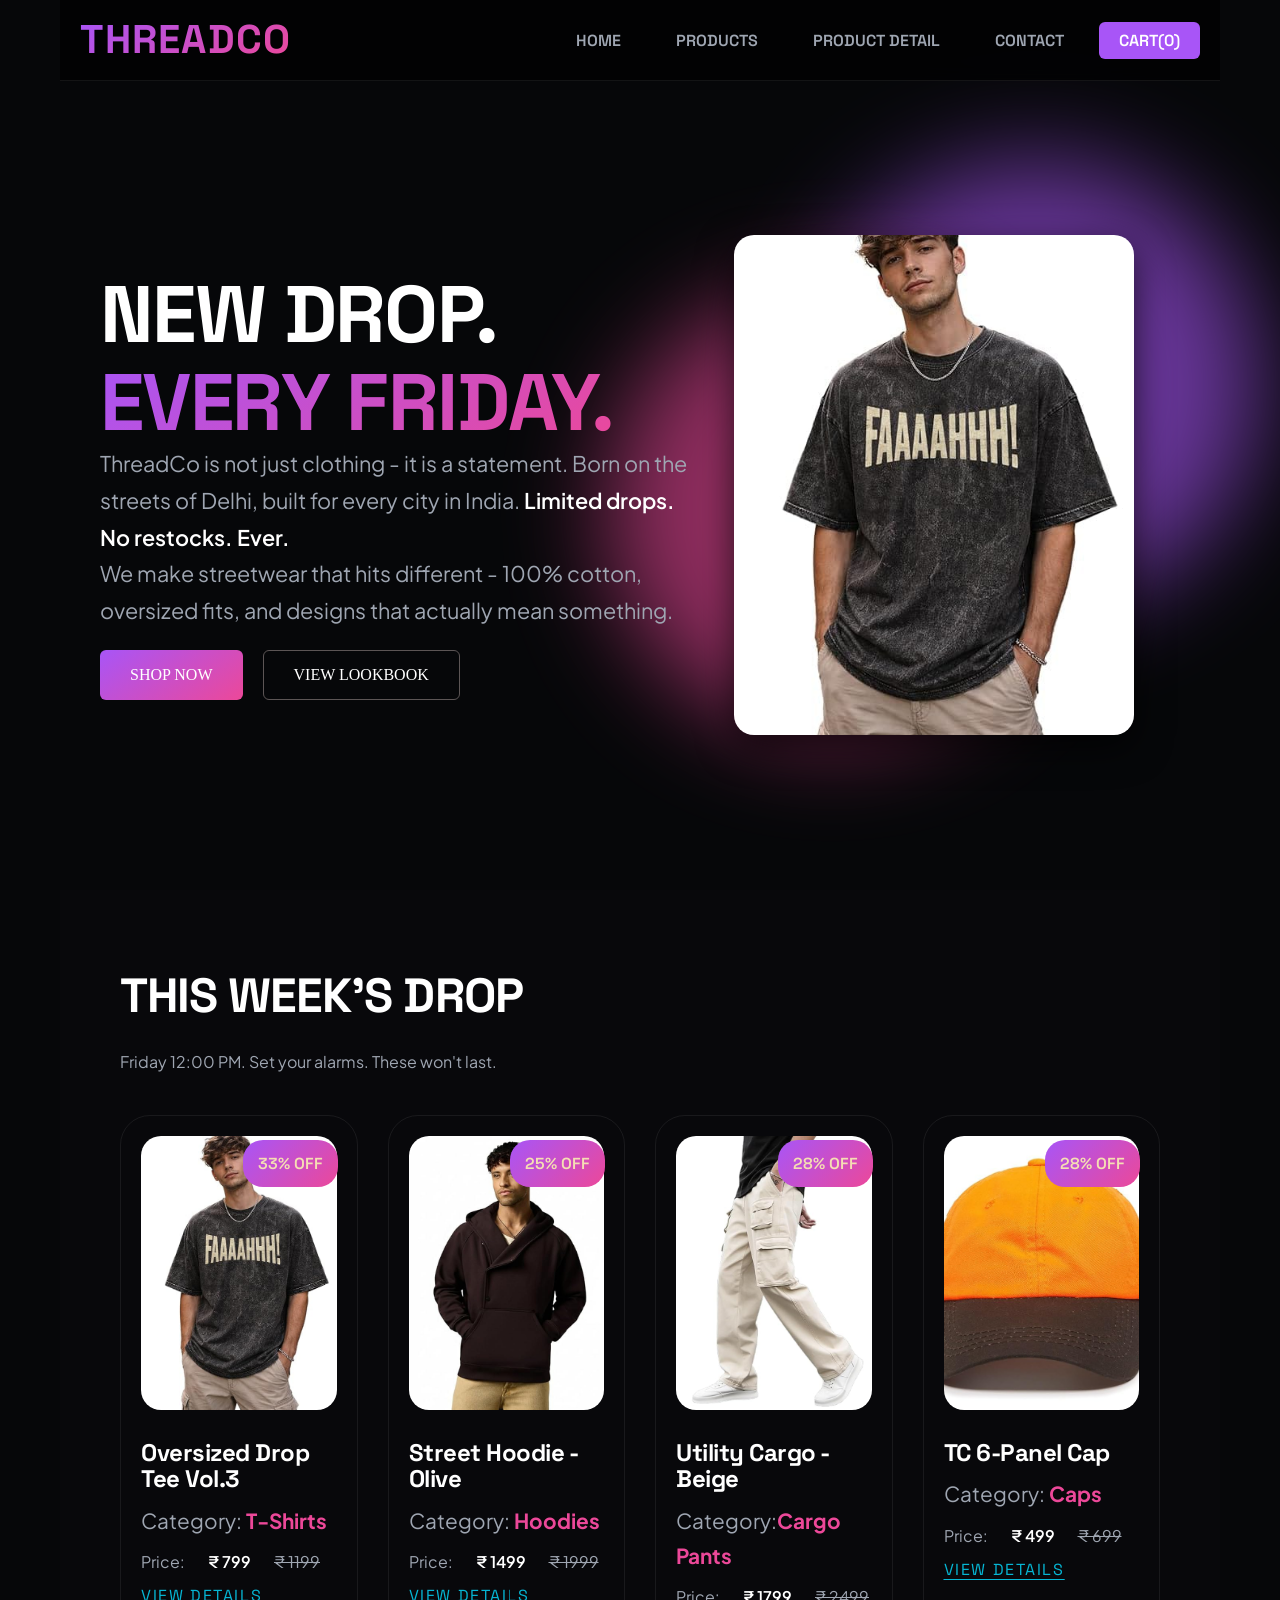
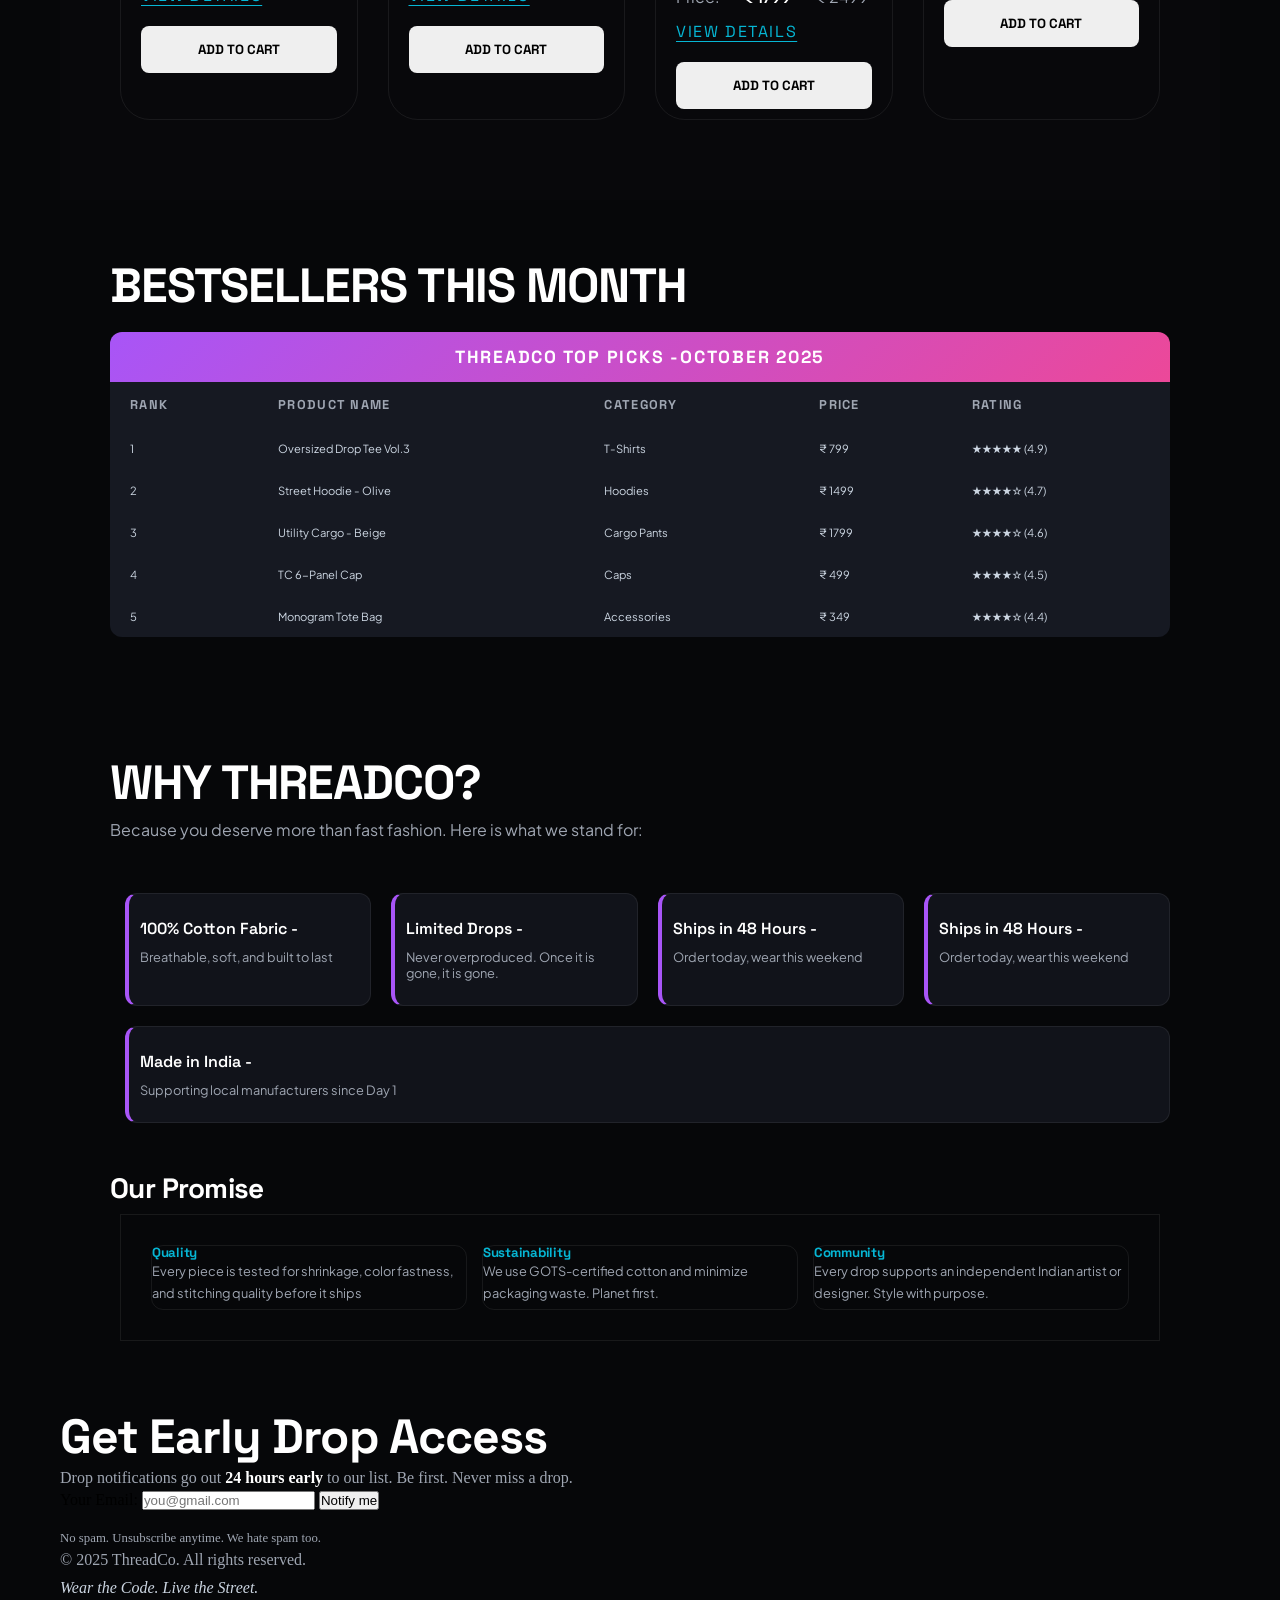
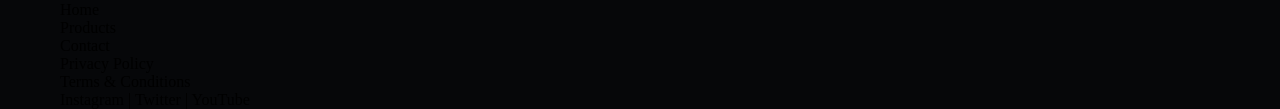
<file: index.html>
<!DOCTYPE html>
<html lang="en">
<head>
    <meta charset="UTF-8">
    <meta name="viewport" content="width=device-width, initial-scale=1.0">
    <title>project 1</title>
    <!-- css using -->
    <!-- <style>
    table,tr,th,td { 
        border:1px solid black;
        border-collapse: collapse;}
    </style> -->

    <!-- css link -->
     <link rel="stylesheet" href="threadco.css">
</head>
<body> 
    <!-- header -->
<header>
   <h1>ThreadCo</h1>
   <!-- <p><em>Wear the Code. Live the Street.</em></p> -->
  <nav>
    <ul>
    <li><a href="index.html">Home</a></li>
    <li><a href="products.html">Products</a></li>
    <li><a href="productdetail.html">Product Detail</a></li>
    <li><a href="contact.html">Contact</a></li>
    <li><a >Cart(0)</a></li>
  </ul>
  </nav>
</header>

<!-- main -->
<main>
   <section id="hero">
    <div class="left-hero">
        <h2>New Drop. <br><span id="friday"> Every Friday.</span></h2>
        <P>ThreadCo is not just clothing - it is a statement. Born on the <br> streets of Delhi, built for every city in India. <strong>Limited drops. <br> No restocks. Ever.</strong></P>
        <p>We make streetwear that hits different - 100% cotton, <br> oversized fits, and designs that actually mean something.</p>
     
       <div id="cta">
        <a href="products.html" class="btn1" >Shop Now</a> 
         <!-- &nbsp; &nbsp; &nbsp; -->
        <a href="products.html" class="btn2">View lookbook</a>
       </div>
    </div>
    
    <div class="right-hero">
        <!-- for glow -->
         <div class="glow orb1"></div>
         <div class="glow  orb2"></div>
        <img src="WhatsApp Image 2026-09-03 at 1.25.29 PM.jpeg" alt="">
    </div>
    
   </section >

    <section id="week-drop">
      <h2>This Week's Drop</h2>
      <p>Friday 12:00 PM. Set your alarms. These won't last.</p>
<div class="cards">
        <article>
            <figure>
                <img src="WhatsApp Image 2026-09-03 at 1.25.29 PM.jpeg" alt="">
                <figcaption>Oversized Drop Tee Vol.3</figcaption>

            </figure>
        
            <h3>Oversized Drop Tee Vol.3</h3>
            <p> Category: <span>T-Shirts</span> </p>
            <p>Price: <strong> ₹ 799</strong> <s> ₹ 1199</s></p>
            <p><mark>33% OFF</mark></p>
            <a href="">View Details </a>
            <button>Add to Cart</button>
        </article>
<!-- bumber2 -->
        <article>
            <figure>
                <img src="WhatsApp Image 2026-09-03 at 1.25.29 PM (1).jpeg" alt="">
                <figcaption>Street Hoodie - Olive</figcaption>

            </figure>
        
            <h3>Street Hoodie - Olive</h3>
            <p>Category:<span> Hoodies</span></p>
            <p>Price: <strong> ₹ 1499</strong> <s>₹ 1999</s></p>
            <p><mark>25% OFF</mark></p>
            <a href="">View Details </a>
            <button>Add to Cart</button>

        </article>
<!-- number3 -->

        <article>
            <figure>
                <img src="WhatsApp Image 2026-09-03 at 1.25.27 PM.jpeg" alt="">
                <figcaption>Utility Cargo - Beige</figcaption>

            </figure>
        
            <h3>Utility Cargo - Beige</h3>
            <p>Category:<span>Cargo Pants</span> </p>
            <p>Price: <strong> ₹ 1799 </strong> <s> ₹ 2499</s></p>
            <p><mark>28% OFF</mark></p>
            <a href="">View Details </a>
            <button>Add to Cart</button>

        </article>

<!-- number4 -->

        <article>
            <figure>
                <img src="WhatsApp Image 2026-09-03 at 1.25.28 PM.jpeg" alt="">
                <figcaption>TC 6-Panel Cap</figcaption>

            </figure>
        
            <h3>TC 6-Panel Cap</h3>
            <p>Category:<span> Caps</span></p>
            <p>Price: <strong> ₹ 499</strong> <s> ₹ 699</s></p>
            <p><mark>28% OFF</mark></p>
            <a href="">View Details </a>
            <button>Add to Cart</button>

        </article>

    </div>
 </section>


  <section id="best-seller">
    <h2>Bestsellers This Month</h2>
   
    <table>
        <tr>
            <th colspan="5" class="thcol">ThreadCo Top Picks -October 2025</th>
        </tr>
   
        <tr>
            <th>Rank</th>
            <th>Product Name</th>
            <th>Category</th>
            <th>Price</th>
            <th>Rating</th>
        </tr>

        <tr>
            <td>1</td>
            <td>Oversized Drop Tee Vol.3</td>
            <td>T-Shirts</td>
            <td>₹ 799</td>
            <td>★★★★★ (4.9)</td>
        </tr>

        <tr>
            <td>2</td>
            <td>Street Hoodie - Olive</td>
            <td>Hoodies</td>
            <td>₹ 1499</td>
            <td>	★★★★☆ (4.7)</td>
        </tr>

        <tr>
            <td>3</td>
            <td>Utility Cargo - Beige</td>
            <td>Cargo Pants</td>
            <td>₹ 1799	</td>
            <td>★★★★☆ (4.6)</td>
        </tr>

        <tr>
            <td>4</td>
            <td>TC 6-Panel Cap</td>
            <td>Caps</td>
            <td>₹ 499</td>
            <td>★★★★☆ (4.5)</td>
        </tr>

        <tr>
            <td>5</td>
            <td>Monogram Tote Bag</td>
            <td>Accessories</td>
            <td>₹ 349</td>
            <td>★★★★☆ (4.4)
            </td>
        </tr>
   </table> 
        
   </section>

  <section id="why">
    <h2>Why ThreadCo?</h2>
    <p>Because you deserve more than fast fashion. Here is what we stand for:</p>
    <ul>
        <li><strong>100% Cotton Fabric -</strong> Breathable, soft, and built to last</li>
        <li><strong>Limited Drops -</strong> Never overproduced. Once it is gone, it is gone.</li>
        <li><strong>Ships in 48 Hours -</strong> Order today, wear this weekend</li>
        <li><strong>Ships in 48 Hours - </strong>Order today, wear this weekend</li>
        <li><strong>Made in India -</strong> Supporting local manufacturers since Day 1</li>
      </ul>


      <h3>Our Promise</h3>

      <div>
         <section>
            <h5>Quality</h5>
            <p>Every piece is tested for shrinkage, color fastness, and stitching quality before it ships</p>
        </section>

        <section>
            <h5>Sustainability</h5>
            <p>We use GOTS-certified cotton and minimize packaging waste. Planet first.</p>
        </section>
        <section>
            <h5>Community</h5>
            <p>Every drop supports an independent Indian artist or designer. Style with purpose.</p>
        </section>
       
        </div>
       
     </section>


  <section>
    <h2>Get Early Drop Access</h2>
      <p>Drop notifications go out <strong> 24 hours early </strong>to our list. Be first. Never miss a drop.</p>

       <form action="">
          <label for="email">Your Email:</label>
          <input type="email" id="email" name="email "  placeholder="you@gmail.com" >
         <button>Notify me</button><br><br>
       </form>
    <small>No spam. Unsubscribe anytime. We hate spam too.</small>
  </section>

</main>


<footer>
    <p>&copy; 2025 ThreadCo. All rights reserved. </p></footer>
    <p><em>Wear the Code. Live the Street.</em></p>

    <ul><li><a href="">Home</a></li>
        <li><a href="">Products</a></li>
        <li><a href="">Contact</a></li>
        <li><a href="">Privacy Policy</a></li>
        <li><a href="">Terms & Conditions</a></li>
        </ul>
    
    <a href="">Instagram </a> | <a href=""> Twitter</a> | <a href=""> YouTube</a>
</footer>



</body>
</html>
</file>
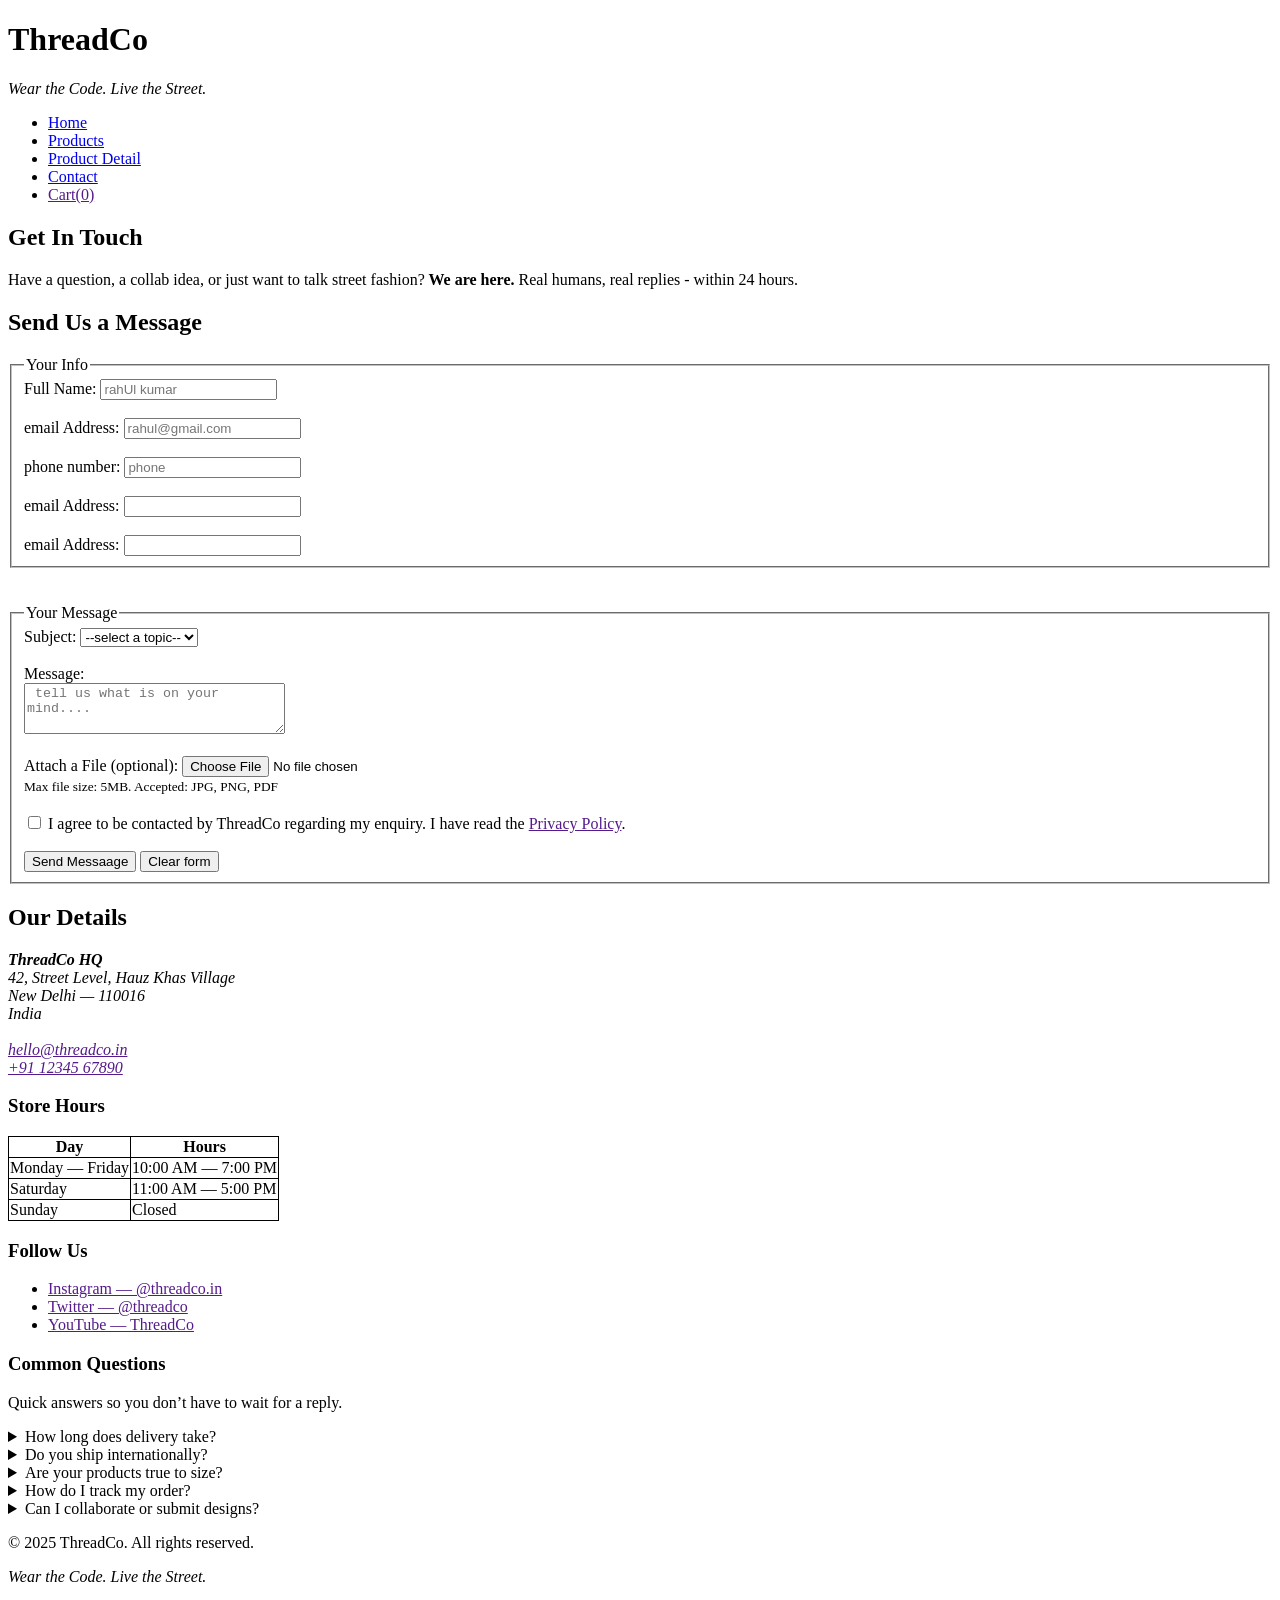
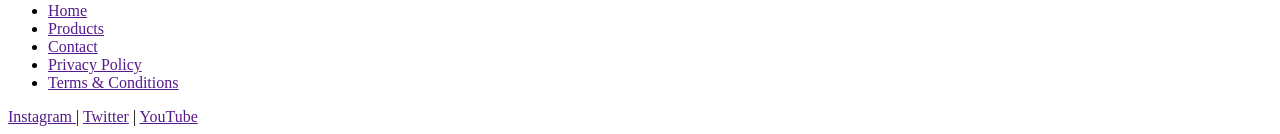
<file: contact.html>
<!DOCTYPE html>
<html lang="en">
<head>
    <meta charset="UTF-8">
    <meta name="viewport" content="width=device-width, initial-scale=1.0">
    <title>contact</title>
    <style>
    table,tr,th,td { 
        border:1px solid black;
        border-collapse: collapse;}
    </style>
</head>
<body>
 <header>
   <h1>ThreadCo</h1>
   <p><em>Wear the Code. Live the Street.</em></p>
  <ul>
    <li><a href="index.html">Home</a></li>
    <li><a href="products.html">Products</a></li>
    <li><a href="productdetail.html">Product Detail</a></li>
    <li><a href="contact.html">Contact</a></li>
    <li><a href="">Cart(0)</a></li>
  </ul>
</header>  
<main>
    <section>
        <h2>Get In Touch</h2>
        <p>Have a question, a collab idea, or just want to talk street fashion?<strong> We are here.</strong> Real humans, real replies - within 24 hours.</p>
        <h2>Send Us a Message</h2>
        
        <form action="">
            <fieldset>
                <legend>Your Info</legend>

                <label for="fname">Full Name:</label>
                <input type="text" name="fname" id name="fname" placeholder="rahUl kumar">
                <br><br>

                <label for="email">email Address:</label>
                <input type="email" name="email" id="email" placeholder="rahul@gmail.com" >
                <br><br>
   
                <label for="number">phone number:</label>
                <input type="number" name="number" id="number" placeholder="phone" >
                <br><br>


                <label for="email">email Address:</label>
                <input type="email" >
                <br><br>


                <label for="email">email Address:</label>
                <input type="email" >
            </fieldset>

            <!-- form 2 -->
             <br><br>

            <fieldset>
                <legend>Your Message</legend>

                <label for="subject">Subject:</label>
                <select name="" id="subject">
                <option value="">--select a topic--</option>
                <option value="">Order issue</option>
                <option value="">Return / refund</option>
                <option value="">collaboration</option>
                <option value="">wholesale</option>
                <option value="">general query</option>
              </select>
            
                <br><br>

                <label for="message">Message:</label><br>
                <textarea name="message" id="message" rows="3" cols="30"  placeholder=" tell us what is on your mind...."></textarea>
                <br><br>
   
                <label for="file">Attach a File (optional):</label>
                <input type="file" name="file" id="file" >
                <br>

                <small>Max file size: 5MB. Accepted: JPG, PNG, PDF</small>
                <br><br>

                <input type="checkbox" >
                <label for="checkbox">I agree to be contacted by ThreadCo regarding my enquiry. I have read the <a href="">Privacy Policy</a>.</label>
            
                <br><br>
                <button>Send Messaage</button>
                <button>Clear form</button>
        
            </fieldset>
        </form>
    </section>

    <section>
        <h2>Our Details</h2>
        <address><strong>ThreadCo HQ</strong><br>42, Street Level, Hauz Khas Village <br>New Delhi — 110016 <br>India<br><br>
            <a href="">hello@threadco.in</a><br>
        <a href="">+91 12345 67890</a>

        </address>
    </section>

    <section>
        <h3>Store Hours</h3>
        <table>
            <tr><th>Day</th>
            <th>Hours</th></tr>

            <tr><td>Monday — Friday</td>
            <td>10:00 AM — 7:00 PM</td></tr>

            <tr><td>Saturday</td>
            <td>11:00 AM — 5:00 PM</td></tr>

            <tr><td>Sunday</td>
            <td>Closed</td></tr>
        </table>
    </section>
    
    <section>
        <h3>Follow Us</h3>
        <ul><li><a href="">Instagram — @threadco.in</a></li>
        <li><a href="">Twitter — @threadco</a></li>
        <li><a href="">YouTube — ThreadCo</a></li></ul>
    </section>

    <section>
        <h3>Common Questions</h3>
        <p>Quick answers so you don’t have to wait for a reply.</p>
        <details>
            <summary>How long does delivery take?</summary>
            <p>We ship within 48 hours of order confirmation. Standard delivery takes 3—5 business days across India. Express delivery (1—2 days) is available at checkout for select pin codes.</p>
        </details>
        <details>
            <summary>Do you ship internationally?</summary>
            <p>Not yet — but we’re working on it. International shipping is planned for early 2026. Sign up for our newsletter to get notified first.</p>
        </details>

        <details>
            <summary>Are your products true to size?</summary>
            <p>ThreadCo tees and hoodies are oversized by design. If you prefer a more fitted look, we recommend sizing down. Check the Size Guide on any product page for exact measurements.</p>
        </details>

        <details>
            <summary>How do I track my order?</summary>
            <p>Once your order ships, you will receive a tracking link via SMS and email. You can also track your order by entering your order ID on our Order <a href="">Tracking page.</a></p>
        </details>

        <details>
            <summary>Can I collaborate or submit designs?</summary>
            <p>Absolutely. ThreadCo works with independent Indian artists on every drop. If you have a design concept or want to collab, reach out via the form above and select “Collaboration / Partnership” as the subject. We read every single message.</p>
        </details>

    </section>
</main>

<footer>
       <p>&copy; 2025 ThreadCo. All rights reserved. </p></footer>
      <p><em>Wear the Code. Live the Street.</em></p>

      <ul>
        <li><a href="">Home</a></li>
        <li><a href="">Products</a></li>
        <li><a href="">Contact</a></li>
        <li><a href="">Privacy Policy</a></li>
        <li><a href="">Terms & Conditions</a></li>
      </ul>
    
      <a href="">Instagram </a> | <a href=""> Twitter</a> | <a href=""> YouTube</a>
</footer>
    
</body>
</html>
</file>
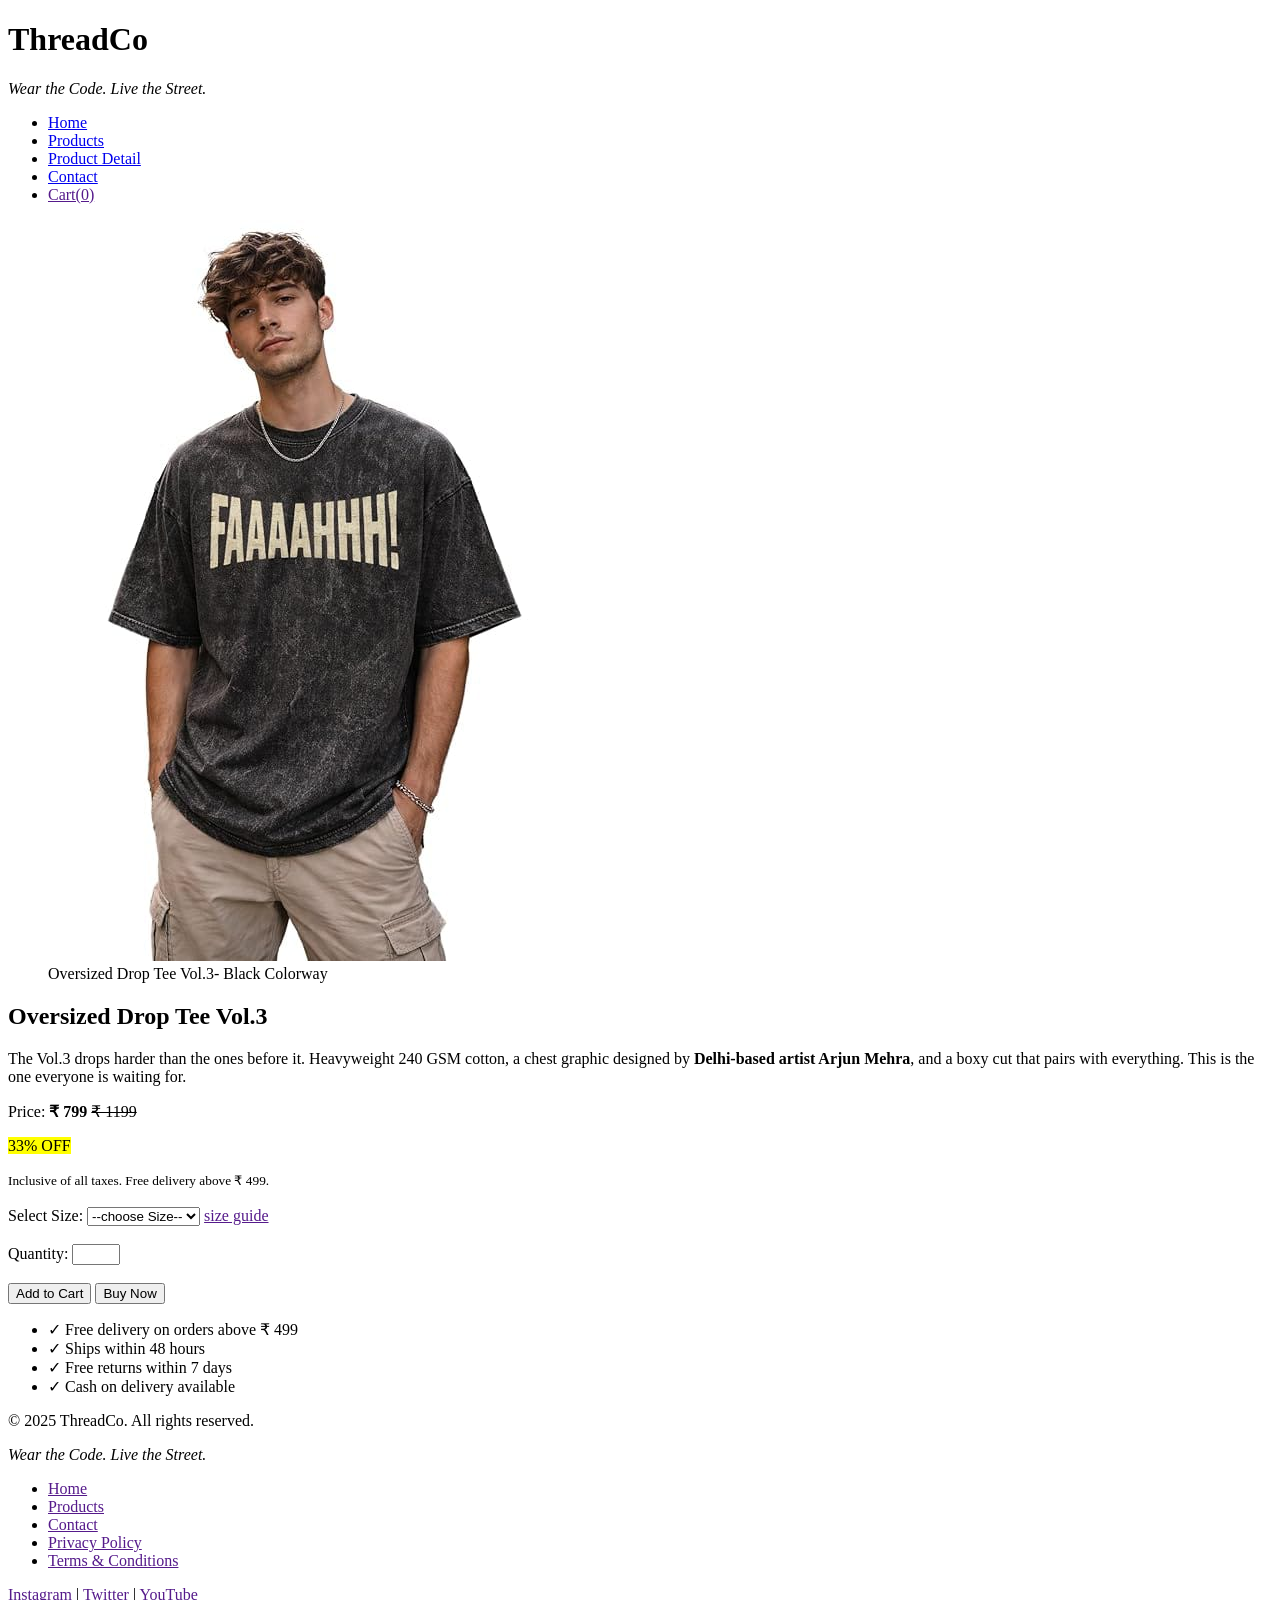
<file: productdetail.html>
<!DOCTYPE html>
<html lang="en">
<head>
    <meta charset="UTF-8">
    <meta name="viewport" content="width=device-width, initial-scale=1.0">
    <title>product detail</title>
</head>
<body>
    <header>
   <h1>ThreadCo</h1>
   <p><em>Wear the Code. Live the Street.</em></p>
  <ul>
    <li><a href="index.html">Home</a></li>
    <li><a href="products.html">Products</a></li>
    <li><a href="productdetail.html">Product Detail</a></li>
    <li><a href="contact.html">Contact</a></li>
    <li><a href="">Cart(0)</a></li>
  </ul>
  </header>

  <main>
    <article>
            <figure>
                <img src="WhatsApp Image 2026-09-03 at 1.25.29 PM.jpeg" alt="">
                <figcaption>Oversized Drop Tee Vol.3- Black Colorway</figcaption>

            </figure>
        </article>
        <article>
            <h2>Oversized Drop Tee Vol.3</h2>
            <p>The Vol.3 drops harder than the ones before it. Heavyweight 240 GSM cotton, a chest graphic designed by <strong>Delhi-based artist Arjun Mehra</strong>, and a boxy cut that pairs with everything. This is the one everyone is waiting for.</p>
            
            <p>Price: <strong> ₹ 799</strong> <s> ₹ 1199</s></p>
            <p><mark>33% OFF</mark></p>

            <small>Inclusive of all taxes. Free delivery above ₹ 499.</small><br><br>
        </article>
        <article>
            <label for="size">Select Size:</label>
            <select name="" id="size">
            <option value="">--choose Size--</option>
            <option value="">S</option>
            <option value="">M</option>
            <option value="">L</option>
            <option value="">XL</option>
            <option value="">XXL</option></select>

            <a href="">size guide</a><br><br>

            <label for="quantity">Quantity:</label>
            <input type="number" id="quantity" min="0" max="10"><br><br>


            <button>Add to Cart</button>
            <button>Buy Now</button>

            <ul><li>✓ Free delivery on orders above ₹ 499</li>
            <li>✓ Ships within 48 hours</li>
            <li>✓ Free returns within 7 days</li>
            <li>✓ Cash on delivery available</li></ul>
        </article>

        <article>

        </article>


  </main>
  <footer>
    <p>&copy; 2025 ThreadCo. All rights reserved. </p></footer>
    <p><em>Wear the Code. Live the Street.</em></p>

    <ul><li><a href="">Home</a></li>
        <li><a href="">Products</a></li>
        <li><a href="">Contact</a></li>
        <li><a href="">Privacy Policy</a></li>
        <li><a href="">Terms & Conditions</a></li>
        </ul>
    
    <a href="">Instagram </a> | <a href=""> Twitter</a> | <a href=""> YouTube</a>
</footer>

    
</body>
</html>
</file>
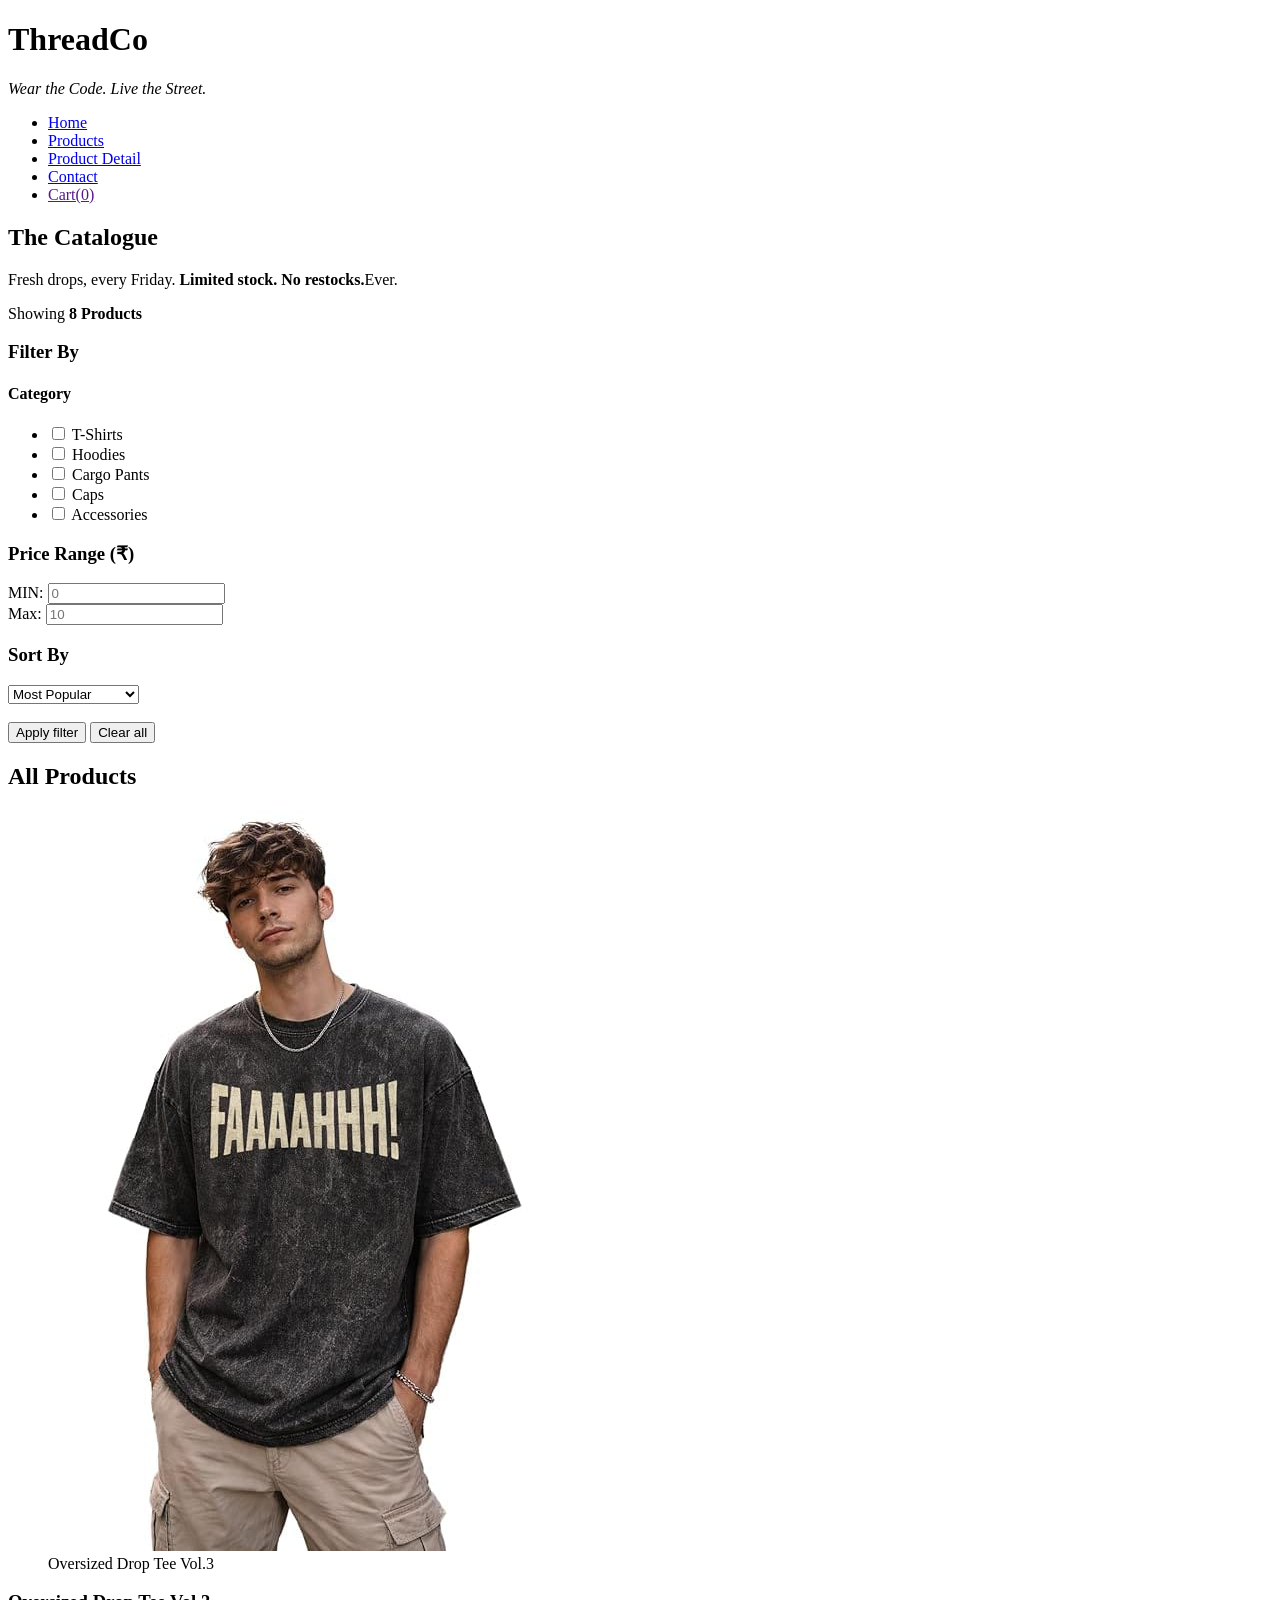
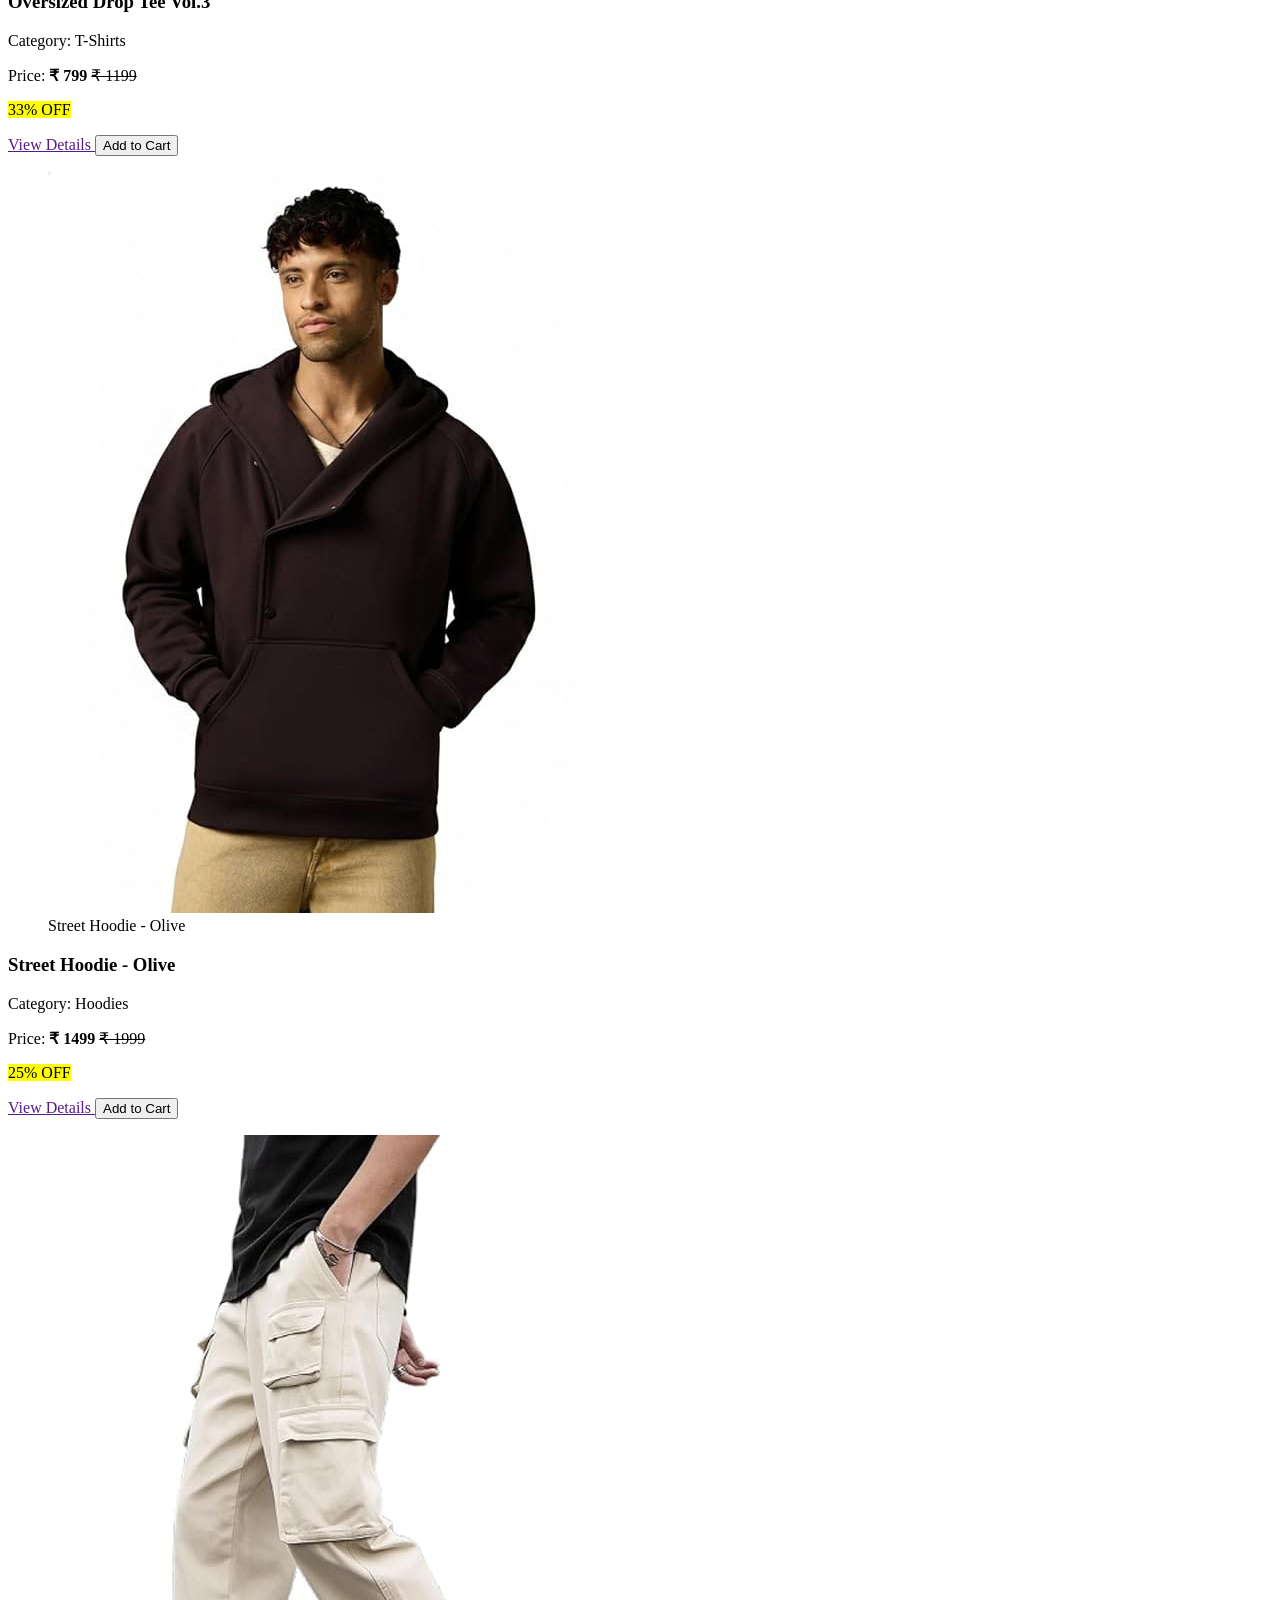
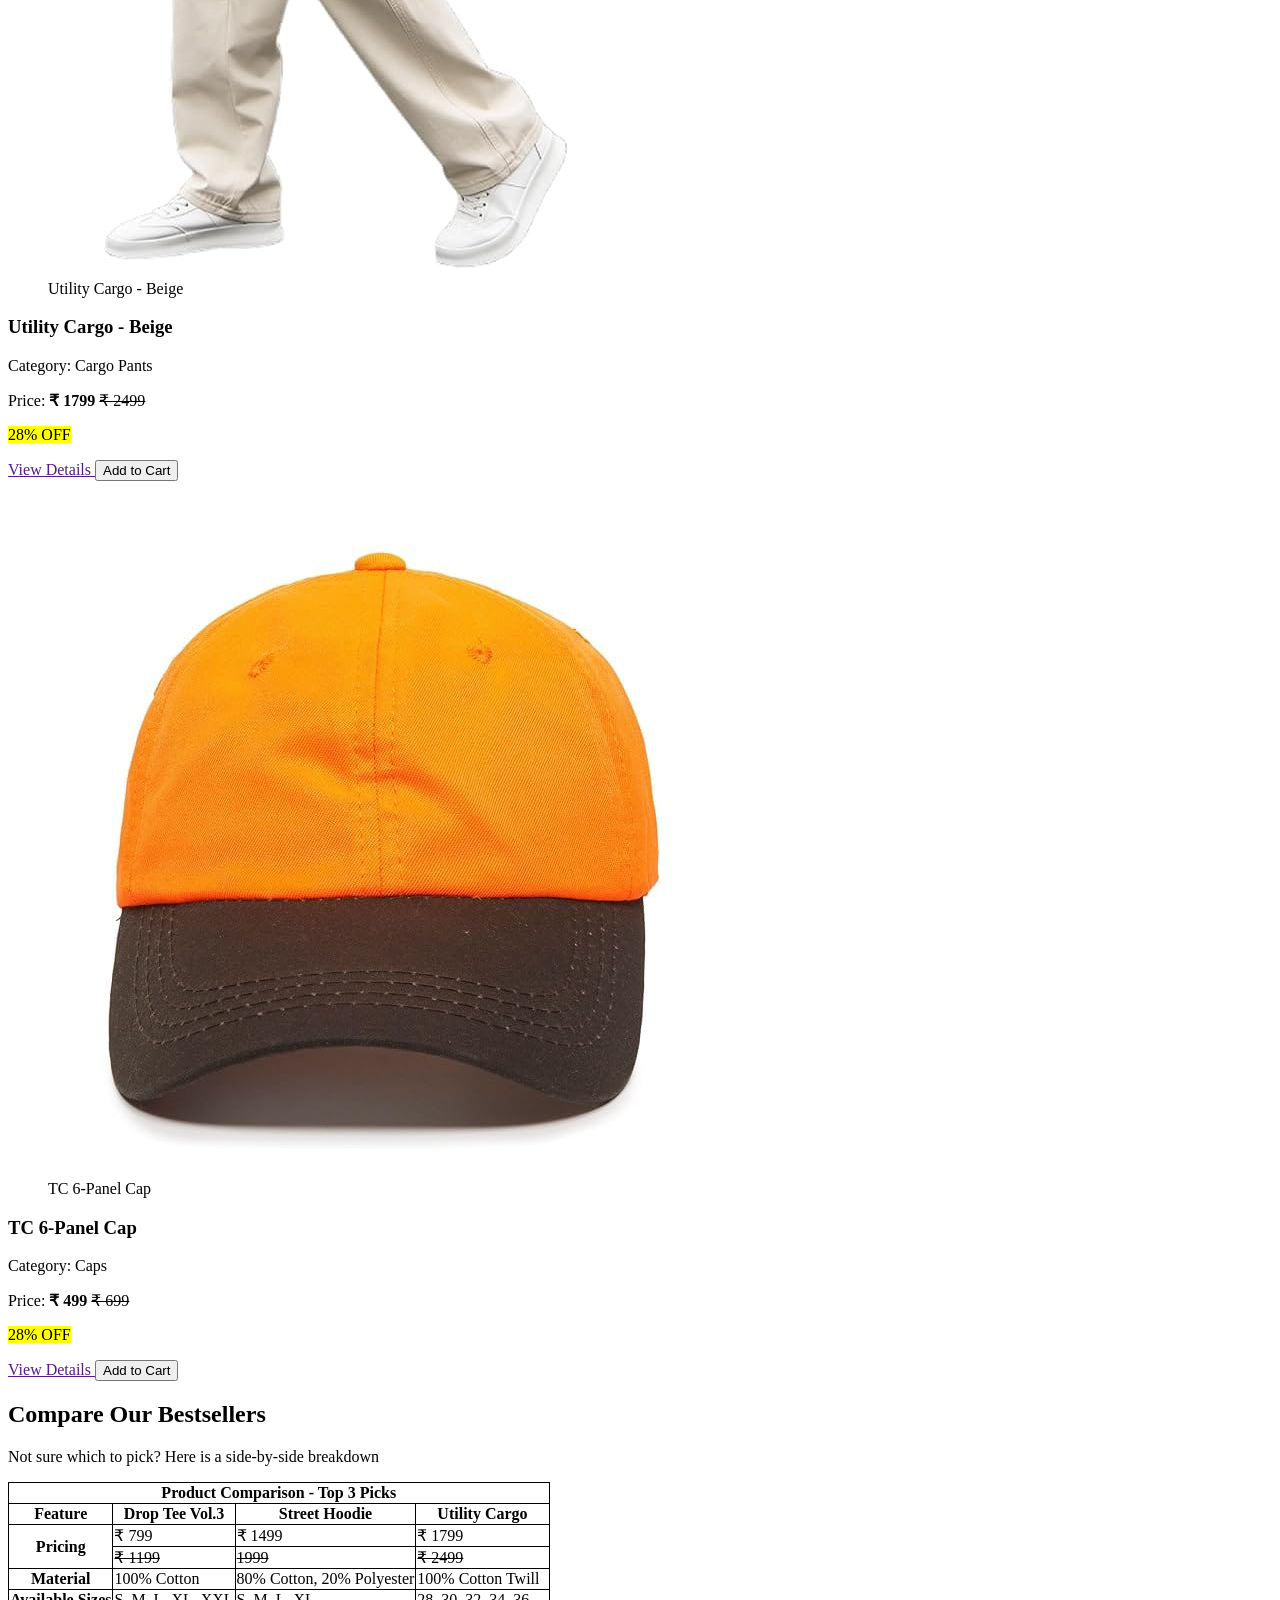
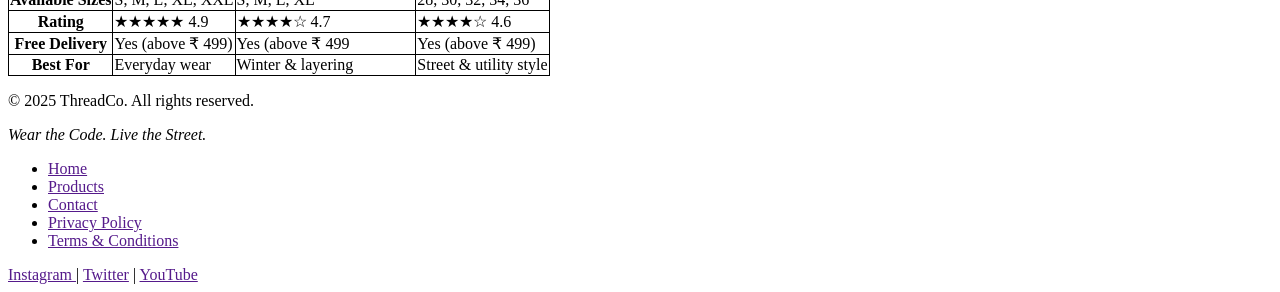
<file: products.html>
<!DOCTYPE html>
<html lang="en">
<head>
    <meta charset="UTF-8">
    <meta name="viewport" content="width=device-width, initial-scale=1.0">
    <title>products</title>
    <style>
    table,tr,th,td { 
        border:1px solid black;
        border-collapse: collapse;}
    </style>
</head>
<body>
    <header>
   <h1>ThreadCo</h1>
   <p><em>Wear the Code. Live the Street.</em></p>
  <ul>
    <li><a href="index.html">Home</a></li>
    <li><a href="products.html">Products</a></li>
    <li><a href="productdetail.html">Product Detail</a></li>
    <li><a href="contact.html">Contact</a></li>
    <li><a href="">Cart(0)</a></li>
  </ul>
</header>
<main>
    <section>
        <h2>The Catalogue</h2>
        <p>Fresh drops, every Friday.<strong> Limited stock. No restocks.</strong>Ever.</p>
        <p>Showing <strong>8 Products</strong></p>
    </section>
    <section>
        <h3>Filter By</h3>
        <h4>Category</h4>

        <ul>
            <li><input type="checkbox" id="T-Shirts">
                <label for="T-Shirts"> T-Shirts</label></li>
            <li><input type="checkbox" id="Hoodies">
                <label for="Hoodies"> </label>Hoodies</li>
            <li><input type="checkbox" id="Cargo Pants">
                <label for="Cargo Pants"> Cargo Pants</label></li>
            <li><input type="checkbox" id=" Caps">
                <label for=" Caps">  Caps</label></li>
            <li><input type="checkbox" id="Accessories">
                <label for="Accessories">Accessories</label></li>
        </ul>

        <h3>Price Range (₹)</h3>
        
        <label for="minimum">MIN:</label>
        <input type="number" name="MIN:" id="minimum" min="0" placeholder="0"><br>

        <label for="maximum">Max:</label>
        <input type="number" name="Max:" id="maximum" max="10" placeholder="10">

        <h3>Sort By</h3>
        <select name="Sort By" id="Sort By">
        <option value="">Most Popular</option>
        <option value="">Price: Low to High</option>
        <option value="">Price: High to Low</option>
        <option value="">Newest First</option></select><br><br>

        <button>Apply filter</button>
        <button>Clear all</button>

    </section>

    <section>
        <h2>All Products</h2>
        <article>
            <figure>
                <img src="WhatsApp Image 2026-09-03 at 1.25.29 PM.jpeg" alt="">
                <figcaption>Oversized Drop Tee Vol.3</figcaption>

            </figure>
        </article>
        <article>
            <h3>Oversized Drop Tee Vol.3</h3>
            <p>Category: T-Shirts</p>
            <p>Price: <strong> ₹ 799</strong> <s> ₹ 1199</s></p>
            <p><mark>33% OFF</mark></p>
            <a href="">View Details </a>
            <button>Add to Cart</button>
        </article>
<!-- bumber2 -->
        <article>
            <figure>
                <img src="WhatsApp Image 2026-09-03 at 1.25.29 PM (1).jpeg" alt="">
                <figcaption>Street Hoodie - Olive</figcaption>

            </figure>
        </article>
        <article>
            <h3>Street Hoodie - Olive</h3>
            <p>Category: Hoodies</p>
            <p>Price: <strong> ₹ 1499</strong> <s>₹ 1999</s></p>
<p><mark>25% OFF</mark></p>
<a href="">View Details </a>
<button>Add to Cart</button>

        </article>
<!-- number3 -->

        <article>
            <figure>
                <img src="WhatsApp Image 2026-09-03 at 1.25.27 PM.jpeg" alt="">
                <figcaption>Utility Cargo - Beige
</figcaption>

            </figure>
        </article>
        <article>
            <h3>Utility Cargo - Beige</h3>
            <p>Category: Cargo Pants</p>
            <p>Price: <strong> ₹ 1799 </strong> <s> ₹ 2499</s></p>
<p><mark>28% OFF</mark></p>
<a href="">View Details </a>
<button>Add to Cart</button>

        </article>

<!-- number4 -->

        <article>
            <figure>
                <img src="WhatsApp Image 2026-09-03 at 1.25.28 PM.jpeg" alt="">
                <figcaption>TC 6-Panel Cap</figcaption>

            </figure>
        </article>
        <article>
            <h3>TC 6-Panel Cap</h3>
            <p>Category: Caps</p>
            <p>Price: <strong> ₹ 499</strong> <s> ₹ 699</s></p>
            <p><mark>28% OFF</mark></p>
            <a href="">View Details </a>
            <button>Add to Cart</button>

        </article>



    </section>

    <section>
        <h2>Compare Our Bestsellers</h2>
        <p>Not sure which to pick? Here is a side-by-side breakdown</p>
        <table>
            <tr><th colspan="4">Product Comparison - Top 3 Picks</th></tr>
            
            <tr><th>Feature</th>
            <th>Drop Tee Vol.3</th>
            <th>Street Hoodie</th>
            <th>Utility Cargo</th></tr>

            <tr><th rowspan="2">Pricing</th>
            <td>₹ 799</td>
            <td>₹ 1499</td>
            <td>₹ 1799</td></tr>
           
            <tr>
            <td><s>₹ 1199</s></td>
            <td><s> 1999</s></td>
            <td><s>₹ 2499</s></td></tr>

            <tr><th>Material</th>
            <td>100% Cotton</td>
            <td>80% Cotton, 20% Polyester	</td>
            <td>100% Cotton Twill</td></tr>

            <tr><th>Available Sizes	</th>
            <td>S, M, L, XL, XXL	</td>
            <td>S, M, L, XL</td>
            <td>28, 30, 32, 34, 36</td></tr>

            <tr><th>Rating</th>
            <td>★★★★★ 4.9</td>
            <td>★★★★☆ 4.7</td>
            <td>★★★★☆ 4.6</td></tr>

            <tr><th>Free Delivery</th>
            <td>    Yes (above ₹ 499)</td>
            <td>Yes (above ₹ 499</td>
            <td>Yes (above ₹ 499)</td></tr>

            <tr><th>Best For</th>
            <td>Everyday wear</td>
            <td>Winter & layering</td>
            <td>Street & utility style</td></tr>

        </table>
    </section>



</main>




<footer>
    <p>&copy; 2025 ThreadCo. All rights reserved. </p></footer>
    <p><em>Wear the Code. Live the Street.</em></p>

    <ul><li><a href="">Home</a></li>
        <li><a href="">Products</a></li>
        <li><a href="">Contact</a></li>
        <li><a href="">Privacy Policy</a></li>
        <li><a href="">Terms & Conditions</a></li>
        </ul>
    
    <a href="">Instagram </a> | <a href=""> Twitter</a> | <a href=""> YouTube</a>
</footer>




    
</body>
</html>
</file>
<file: threadco.css>
/* FONT */

 @import url('https://fonts.googleapis.com/css2?family=Plus+Jakarta+Sans:wght@300;400;500;600;700;800&family=Space+Grotesk:wght@400;500;600;700;800&display=swap');
:root {
 /* Brand Theme Colors */
 --color-primary:        #a855f7;
 --color-primary-glow:   rgba(168, 85, 247, 0.25);
 --color-secondary:      #ec4899;
 --color-secondary-glow: rgba(236, 72, 153, 0.25);
 --color-accent:         #06b6d4;


 /* Base & Layout Backgrounds */
 --color-bg-base:        #060709;
 --color-bg-section:     #0c0d14;
 --color-bg-footer:      #161922;
 --color-surface:        #11131a;
 --color-surface-muted:  #1e212f;


 /* Borders */
 --color-border:         rgba(255, 255, 255, 0.07);


 /* Typography Text Colors */
 --white:                #ffffff;
 --color-text-body:      #cbd5e1;
 --color-text-muted:     #9fa6b2;
  --font-display: 'Space Grotesk', sans-serif;
 --font-body:    'Plus Jakarta Sans', sans-serif;
 --radius-sm:  6px;
 --radius-md:  12px;
 --radius-lg:  20px;
 --shadow-sm:  0 4px 12px rgba(0,0,0,0.5);
 --shadow-md:  0 12px 36px rgba(0,0,0,0.7);
 --shadow-lg:  0 24px 64px rgba(0,0,0,0.9);
  --gradient-accent: linear-gradient(135deg, var(--color-primary) 0%, var(--color-secondary) 100%);
 --gradient-secondary: linear-gradient(135deg, var(--color-accent) 0%, #3b82f6 100%);
}

/* TYPOGRAPHY SCALE */

h1, h2, h3, h4, h5, h6 {
 font-family: var(--font-display);
 font-weight: 700;
 line-height: 1.1;
 letter-spacing: -0.02em;
 color: var(--white);
}


h1 { font-size: clamp(2.4rem, 6vw, 5rem); }
h2 { font-size: clamp(1.8rem, 4vw, 3rem); }
h3 { font-size: clamp(1.2rem, 2.5vw, 1.75rem); }
h4 { font-size: 1.125rem; font-weight: 600; }
p  { font-size: 1rem; line-height: 1.7; color: var(--color-text-muted); }


small { font-size: 0.8rem; color: var(--color-text-muted); }
strong { color: var(--white); font-weight: 600; }
em { color: var(--color-text-body); }



/* sode start */
html{
    font-size: 16;
}
*{
    padding: 0;
    margin: 0;
    box-sizing: border-box;
}
body{
    background-color: var(--color-bg-base);
     padding: 0px 60px;
}

header{
    position: fixed;
    background-color: rgba(0,0,0,0.6);
    display: flex;
    flex-direction: row;
    justify-content: space-between;
    align-items: center;
    left: 60px;
    right: 60px;
    border-bottom: 1px solid var(--color-border);
    padding: 18px 20px;
    text-transform: uppercase;
    backdrop-filter: blur(10px);
    /* because of cards */
    z-index: 10;
   
   
}
header h1{
    letter-spacing:0.07rem;
     font-size: 2.5rem;
     background: linear-gradient(145deg, #a855f7, #ec4899);
     background-clip: text;
     color: transparent;
     /* for old  */
     -webkit-background-clip: text;
     -webkit-text-fill-color: transparent;

}

header nav ul {
    display: flex;
    gap: 15px;
    list-style: none;

    
}
/* ul circle removing */
ul{
    list-style: none;
}

/* line remove karne ke liye */
a{
    text-decoration: none; 
    color:black ;
    /* black */
}

header nav a{
    color: var(--color-text-muted);
    font-family: var(--font-display);
    padding: 8px 20px;
    /* border: 1px solid white; */
    border-radius: var(--radius-sm);
    font-weight: 600;
    display: inline-block;
    text-wrap: nowrap;
}
header nav a:hover{
    background-color: rgba(32, 31, 0, 605);
    color: var(--white);
}
header nav ul li:last-child a{
    /* or give id */
    background-color:var(--color-primary)  ;
    color: white;
    /* text ko white color diya gaya */
}
header nav ul li:last-child a:hover{
    background-color: var(--color-secondary) ;
}

main{
    /* padding: 80px 60px; */
    padding-top: 80px;
   
}

#hero{
    height: 90vh;
    padding: 0 40px;
     display: flex;
    justify-content: space-between;
    align-items: center;
}

.left-hero{
    display: flex;
    flex-direction: column;
    max-width: 690px;
    /* pichkane par kuch nahi hoga */

}

.left-hero h2{
    font-size:5rem;
    text-transform: uppercase;

}

#friday{
     background: linear-gradient(145deg, #a855f7, #ec4899);
     background-clip: text;
     color: transparent;
}

#hero p{
    font-size: 1.35rem;
    font-family: var(--font-body);
}
#cta{
    display:flex;
    gap: 20px;
    margin-top: 20px;

}

#cta a{
    /* border: 1px solid whitesmoke; */
    padding: 15px 30px;
    border-radius:6px ;
    text-transform: uppercase;
    font-style: var(--font-display);
    font-weight:700px ;
    color: white;
}

.btn1{
    background:linear-gradient(145deg, #a855f7, #ec4899);
    display: flex;
    justify-content: center;
    align-items: center;

}
.btn1:hover {
    box-shadow:0 8px 20px rgba(223,71,190,0.41) ;
    background:linear-gradient(135deg, #a54ef7, #f2459b );
}
.btn2{
    border: 1px solid rgb(92, 85, 85);
     display: flex;
    justify-content: center;
    align-items: center;
}
.btn2:hover{
    background-color:#1b1b1d ;
    border-color: rgb(254, 253, 253);
}

.right-hero{
    display: flex;
    justify-content: center;
    align-items:center;
    height:500px;
    /* height of img */
    /* margin-right: 200px; img ke right me space */
    flex: 1;
    /* because of glow */
    position: relative;
}
.right-hero img{
    height: 500px;
    width: 400px;
    object-fit: cover;
    border-radius:20px ;
    /* photo header ke bahar aa ja raha tha */
    z-index: 1;
     box-shadow: var(--shadow-md); 
     
    
}
/* not working */
 .right-hero img:hover{
     box-shadow: var(--shadow-lg); 
     border: 1px solid var(--color-primary);
} 

.glow{
    width: 450px;
    height: 450px;
    border-radius: 50%;
    position: absolute;
    /* photo ke bahar(upar) chala gaya absolute lagane par is vajah se hum right hero me relative lagayenge*/
    /* glow ko peeche karne ke liye z index*/
    z-index: -1;
    /* glow me blur dalne ke liye */
    filter: blur(50px);
    opacity: 0.6;

}

.orb1{
    background-color: var(--color-primary);
    /* circle ko bahar nikalne ke liye */
    top: -15%;
    left: 25%;
}
.orb2{
    background-color: var(--color-secondary);
    bottom: 0%;
    right: 25%;
}

#week-drop{
    background-color: #08080b;
    padding: 80px 60px;
}

#week-drop h2{
    text-transform: uppercase;
}

#week-drop > p{
    margin: 25px 0px;
    font-family: var(--font-body);
}

.cards{
    display: flex;
    gap: 30px;
    flex-wrap: wrap;
    margin-top: 40px;
}
.cards article{
    flex: 1 ;
    display: flex;
    flex-direction: column;

    border-radius: 30px;
    overflow: hidden;
    border: 1px solid var(--color-border);
   

}
figcaption{
    display: none;
}
figure {
      position: relative;
     overflow: hidden;
     aspect-ratio: 3/4;
     padding: 20px;
    
}

figure img{
    width: 100%;
    height: 100%;
    object-fit: cover;
     border-radius: 20px; 
}

.cards article h3{
    padding: 10px 20px;
    font-size: 1.5rem;
}

.cards article p:first-of-type{

    padding: 0px 20px;
    font-size: 1.3rem;
    font-family: var(--font-body);
}
.cards article p span{
      color: var(--color-secondary);
      font-weight: 700;
}
article p:nth-of-type(2){
    padding: 10px 20px;
    font-family: var(--font-body);
}
article p:nth-of-type(2) strong{
    padding: 10px 20px;
    font-family: var(--font-body);
}

article p mark{
    background: var(--gradient-accent);
    padding:10px 15px;
    border-radius:20px ;
    color: wheat;
    font-family: var(--font-display);
    font-weight: 600;
    position: absolute;
    top: 4%;
    right: 8%;
}

/* because of discount */
article{
    position: relative;
}

article >a{
    font-family: var(--font-display);
    letter-spacing:0.1em ;
    text-transform: uppercase;
    text-decoration: underline;
    color: var(--color-accent);
    text-underline-offset: 4px;
    padding:0 20px 10px;
}
article >a:hover{
    color: var(--color-secondary);
}

article>button{
    margin:10px 20px ;
    padding: 15px 20px ;
    border-radius: 8px;
    border: none;
    text-transform: uppercase;
    font-family: var(--font-display);
    font-weight: 800;

}
article>button:hover{
    color: white;
    background-color: var(--color-primary);
    /* for finger */
    cursor: pointer;
}

article:hover{
    border: 1px solid var(--color-primary);
    box-shadow: 0 10px 10px var(--color-primary-glow);
}


 #best-seller{
    padding: 60px 50px ;
 }

 #best-seller h2{
    text-transform: uppercase;
    margin-bottom: 20px;
 }

  #best-seller table{
    color: white;
    width: 100%;
    border-radius: 12px;
    /* border-radius dene par thcol ka thcol ka color bahar ja raha hai so */
    overflow: hidden;
    /* table me line dikh raha tha */
    border-collapse: collapse;
 }

 .thcol{
    background: var(--gradient-accent);
    padding:14px 20px ;
    font-family: var(--font-display);
    letter-spacing: 0.1em;
    text-transform: uppercase;
    font-size: 1.1rem;
    text-align: center;
    color: white;

 }
 th{
    padding: 14px 20px;
    text-align: left;
    background-color: #161922;
    font-family: var(--font-display);
    text-transform: uppercase;
    color: var(--color-text-muted);
    letter-spacing: 0.1em;
    font-size: 0.8rem;
 }
 td{
    padding: 14px 20px;
    background-color: #161922;
    font-family: var(--font-body);
    color: var(--color-text-body);
    font-size: 0.7rem;
 }
 tr:hover td{
    background-color:rgb(39, 28, 50) ;
 }
 tr:hover td:first-child{
    color: var(--color-secondary);
 }

 #why{
    padding:60px 50px;
    color: white;
 }
 #why h2{
    text-transform: uppercase;
    margin-bottom: 6px;
 }
 #why p{
    font-family: var(--font-body);
    margin-bottom: 5px;
 }
 #why ul{
    color: white;
    display: flex;
    flex-wrap: wrap;
    gap: 20px;
    padding-left: 15px;
    margin: 50px 0;
 }
 #why ul li{
    flex: 1 1 240px;
    background-color: var(--color-surface);
    padding: 24px 11px;
    border-radius: 12px;
    border: 1px solid var(--color-border);
    border-left: 4px solid var(--color-primary);
    font-family: var(--font-body);
    color: var(--color-text-muted);
    font-size: 0.8rem;
 }
 #why ul li:hover{
    border-left: 6px solid var(--color-secondary);
 }
 #why ul li strong{
    /* line ko neeche lane ke liye */
    display: block;
     font-family: var(--font-display);
    margin-bottom: 10px;
    font-size: 1rem;

 }


 #why div{
    margin: 10px;
    border: 1px solid var(--color-border);
    display: flex;
    flex-wrap: wrap;
    padding: 30px;
    gap: 15px;
 }
 #why div section{
    flex: 1  1 270px;
    font-family: var(--font-display);
     border:1px solid var(--color-border);
     border-radius: 12px;
 }
  #why div section h5 {
    color: var(--color-accent);
   
  }

#why div section p{
     font-family: var(--font-body);
    color: var(--color-text-muted);
    font-size: 0.8rem;
}
</file>
